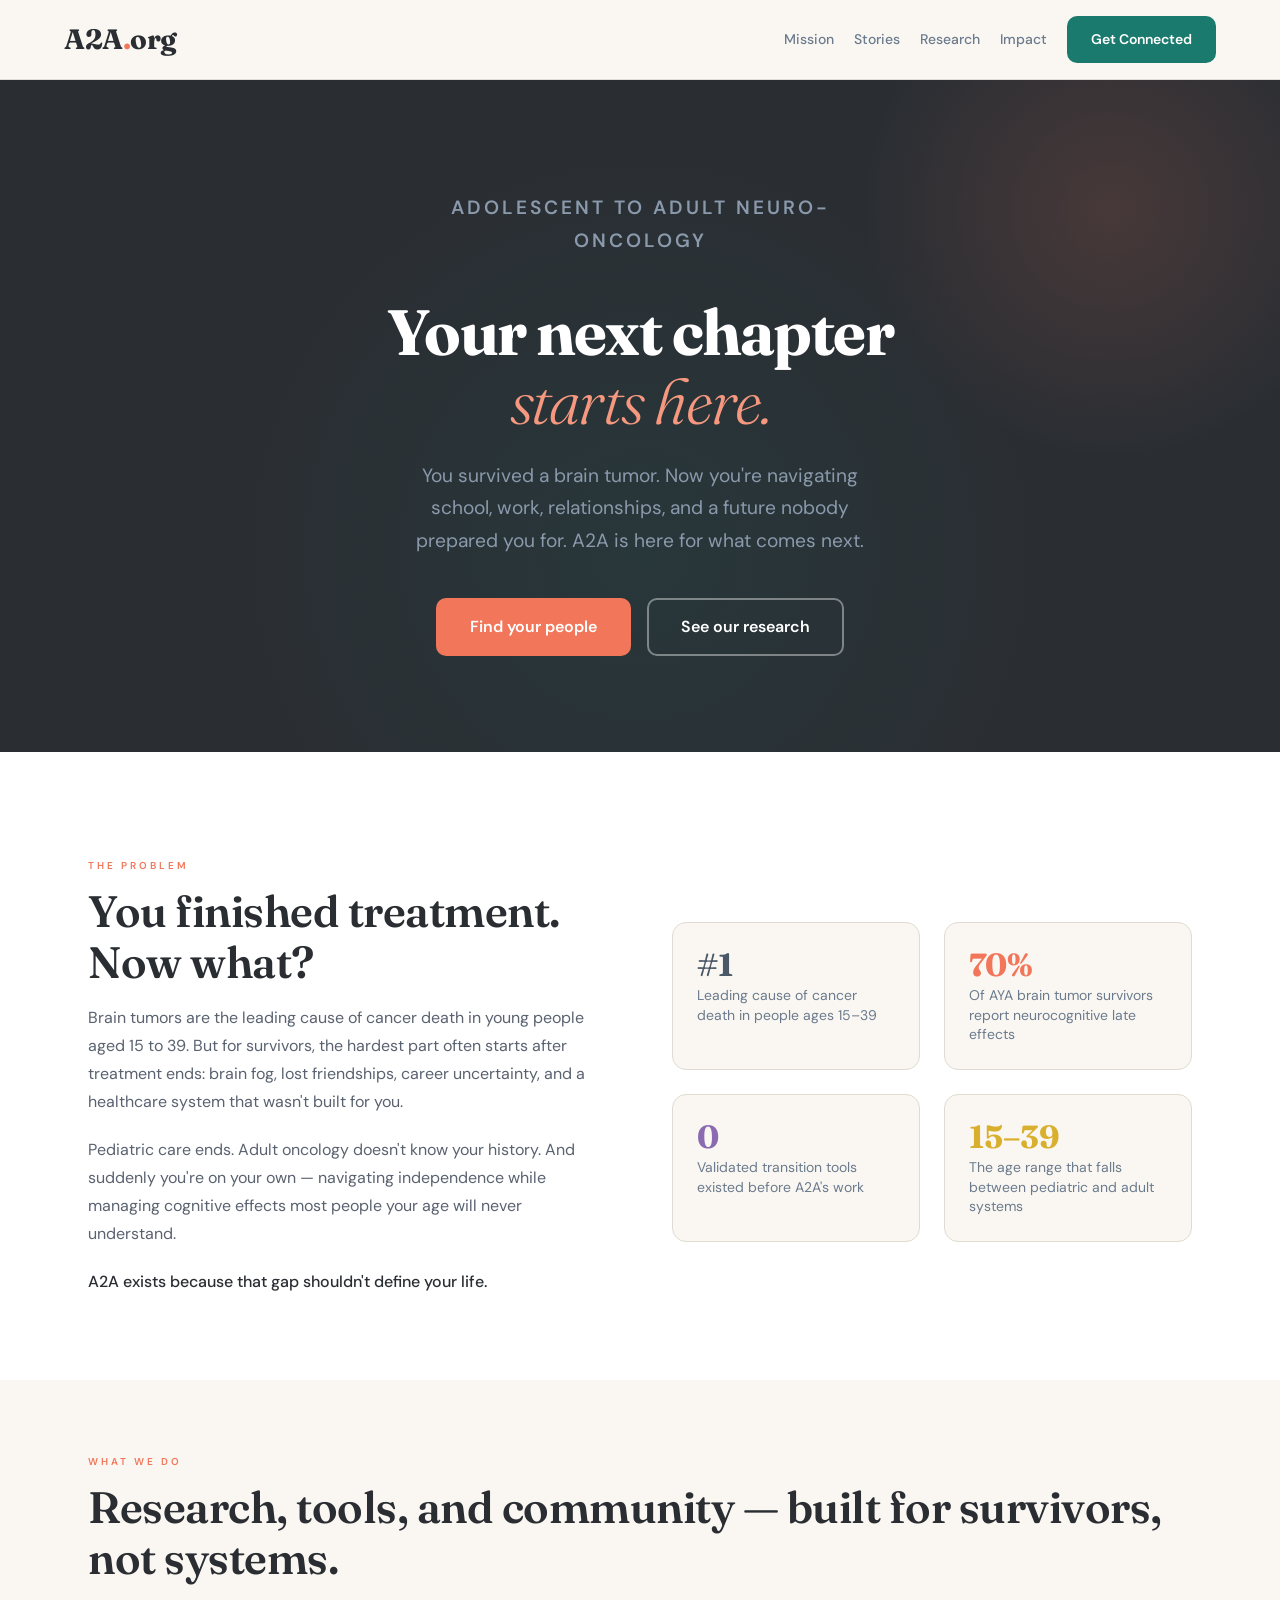
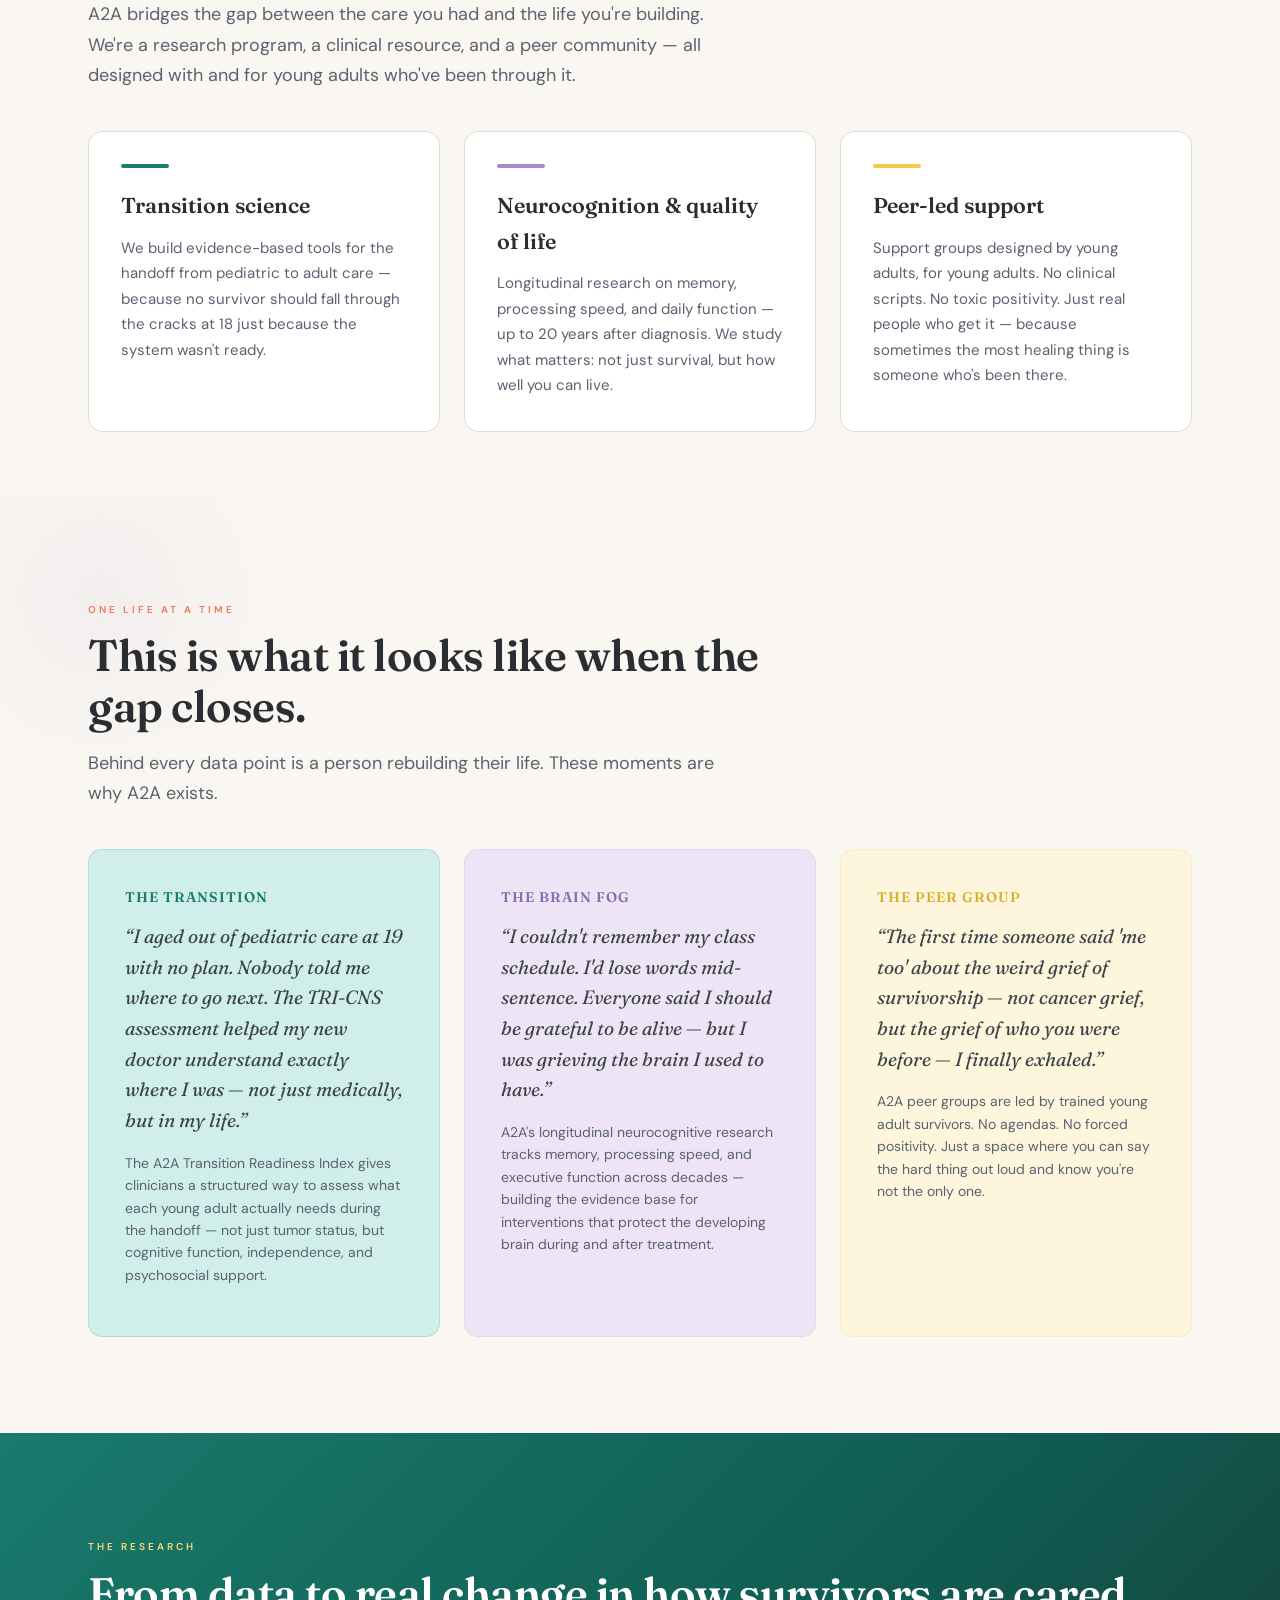
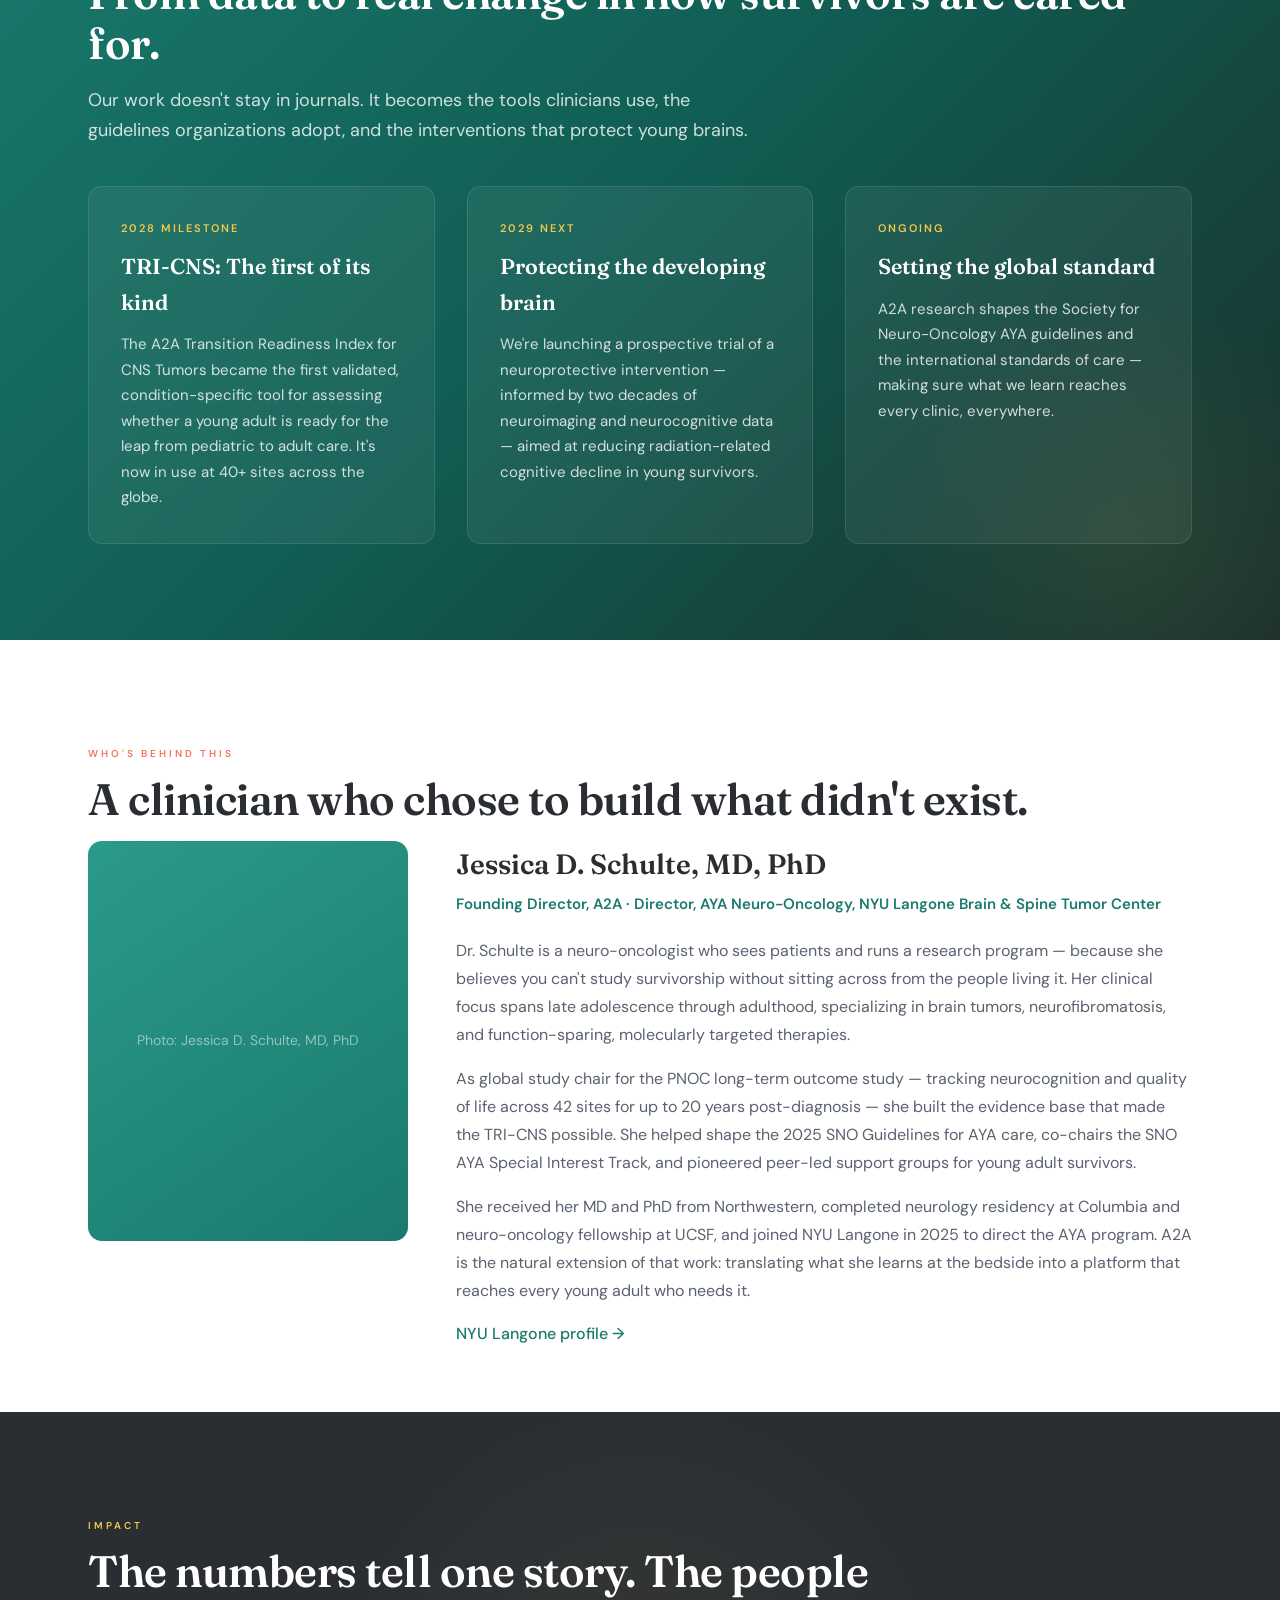
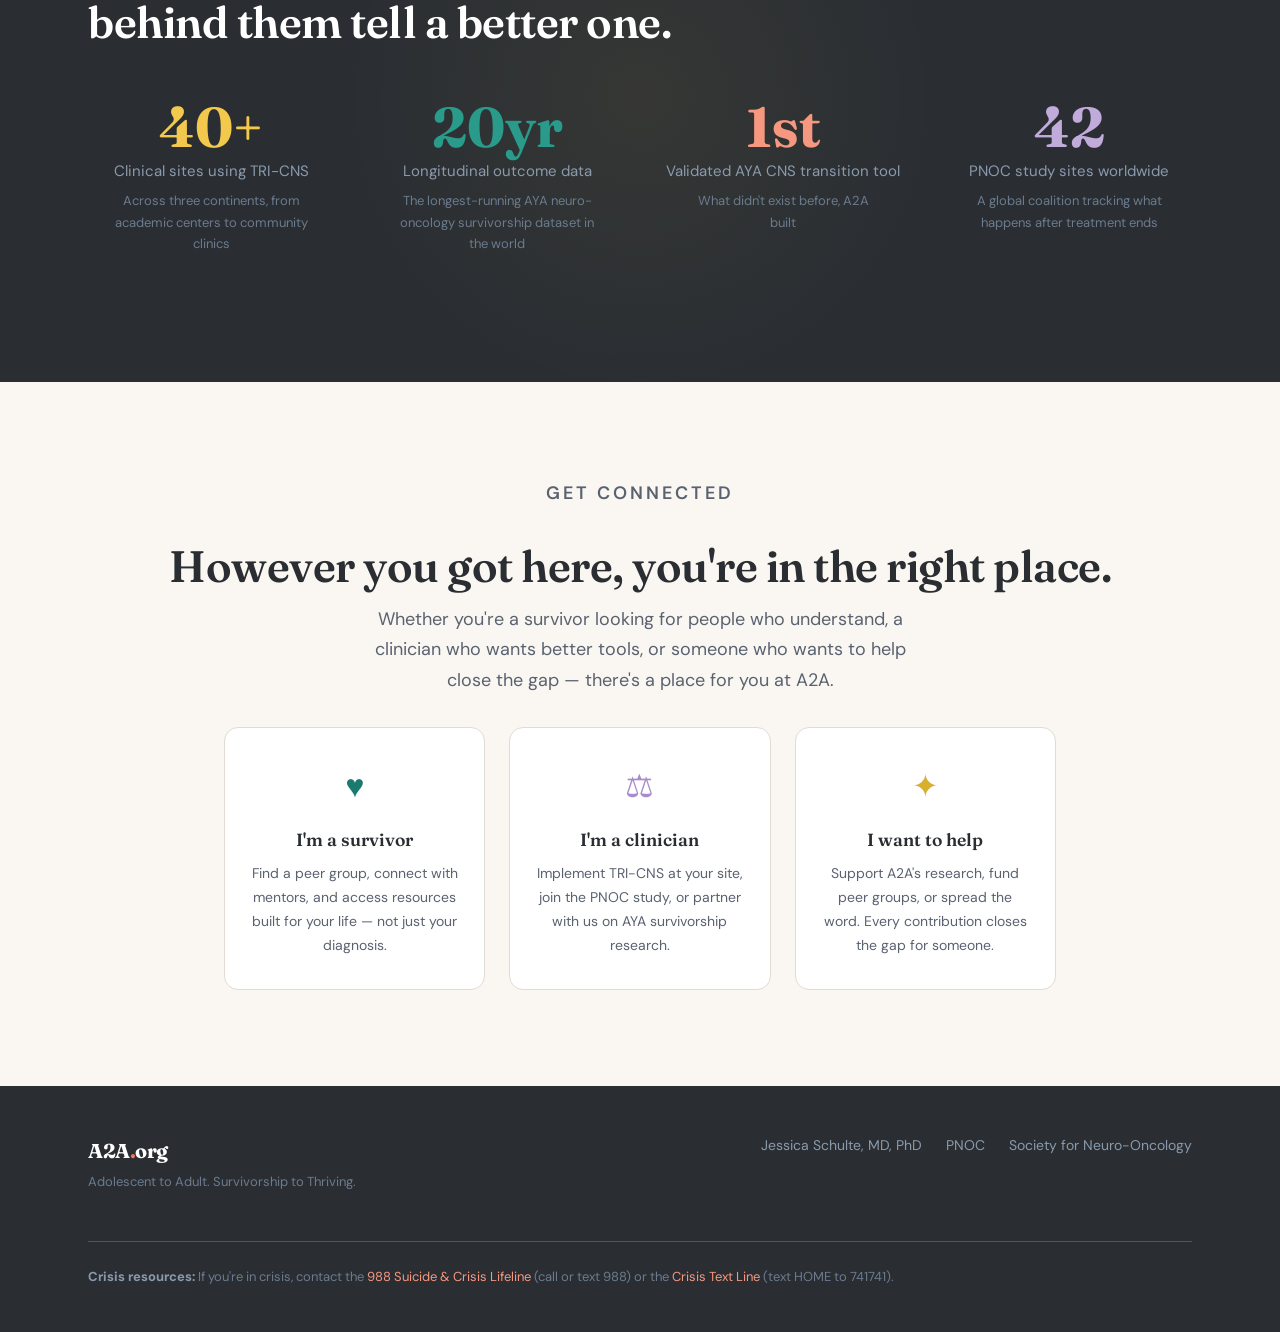
<file: index.html>
<!DOCTYPE html>
<html lang="en">
<head>
  <meta charset="UTF-8" />
  <meta name="viewport" content="width=device-width, initial-scale=1.0" />
  <title>A2A — Adolescent to Adult Neuro-Oncology Research</title>
  <meta name="description" content="A2A.org advances research and survivorship for adolescents and young adults with brain and spinal cord tumors. Founded by Dr. Jessica Schulte, NYU Langone." />
  <link rel="preconnect" href="https://fonts.googleapis.com" />
  <link rel="preconnect" href="https://fonts.gstatic.com" crossorigin />
  <link href="https://fonts.googleapis.com/css2?family=DM+Sans:ital,wght@0,400;0,500;0,600;0,700;1,400&family=Fraunces:ital,opsz,wght@0,9..144,300;0,9..144,400;0,9..144,600;0,9..144,700;1,9..144,400&display=swap" rel="stylesheet" />
  <style>
    /* ═══════════════════════════════════════════════════
       A2A.org — Brand System
       see a2a-brand-guidelines.html for full spec
       ═══════════════════════════════════════════════════ */
    :root {
      --teal: #1A7A6D;
      --teal-dark: #105C52;
      --teal-light: #2A9A8A;
      --teal-bg: #D0EEEA;
      --coral: #F2765A;
      --coral-dark: #D95A3E;
      --coral-light: #F5987F;
      --coral-bg: #FDE8E2;
      --slate: #6B7B8D;
      --slate-light: #8A9AAC;
      --slate-dark: #4A5868;
      --gold: #F2C94C;
      --gold-dark: #D9AF2E;
      --gold-light: #F5D97A;
      --gold-bg: #FDF5DC;
      --lavender: #A78BCA;
      --lavender-dark: #8A6AB0;
      --lavender-light: #C0ABDB;
      --lavender-bg: #EDE5F5;
      --cream: #FAF7F2;
      --cream-dark: #F0EBE2;
      --dark: #2A2E33;
      --dark-soft: #3D434A;
      --mid: #5A6270;
      --light-border: #E0DBD3;
      --white: #FFFFFF;
      --font-display: 'Fraunces', Georgia, serif;
      --font-body: 'DM Sans', -apple-system, sans-serif;
      --radius-sm: 6px;
      --radius-md: 10px;
      --radius-lg: 14px;
      --radius-xl: 24px;
      --space-xs: 4px;
      --space-sm: 8px;
      --space-md: 16px;
      --space-lg: 24px;
      --space-xl: 40px;
      --space-2xl: 64px;
      --space-3xl: 96px;
    }

    *, *::before, *::after { box-sizing: border-box; }
    html { scroll-behavior: smooth; }
    body {
      margin: 0;
      font-family: var(--font-body);
      font-size: 16px;
      line-height: 1.65;
      color: var(--dark);
      background: var(--cream);
      -webkit-font-smoothing: antialiased;
    }

    /* ── Accessibility ── */
    .skip-link {
      position: absolute;
      top: -100px;
      left: var(--space-lg);
      padding: 12px 16px;
      background: var(--dark);
      color: var(--white);
      text-decoration: none;
      border-radius: var(--radius-md);
      z-index: 100;
      transition: top 0.2s;
      font-weight: 600;
    }
    .skip-link:focus { top: var(--space-md); }

    .wrapper { max-width: 72rem; margin: 0 auto; padding: 0 var(--space-lg); }
    .wrapper-narrow { max-width: 52rem; margin: 0 auto; padding: 0 var(--space-lg); }

    /* ── Header ── */
    header {
      position: sticky;
      top: 0;
      z-index: 50;
      background: rgba(250, 247, 242, 0.95);
      backdrop-filter: blur(8px);
      border-bottom: 1px solid var(--light-border);
    }
    .header-inner {
      display: flex;
      align-items: center;
      justify-content: space-between;
      padding: 1rem 0;
      gap: 1rem;
    }
    .logo {
      font-family: var(--font-display);
      font-size: 1.75rem;
      font-weight: 700;
      color: var(--dark);
      text-decoration: none;
      letter-spacing: -0.5px;
    }
    .logo span { color: var(--coral); }
    nav { display: flex; gap: 1.25rem; align-items: center; }
    nav a {
      color: var(--slate);
      text-decoration: none;
      font-weight: 500;
      font-size: 14px;
      transition: color 0.2s;
    }
    nav a:hover { color: var(--teal); }
    nav .btn { font-size: 14px; padding: 10px 22px; }

    /* ── Mobile menu ── */
    .menu-toggle {
      display: none;
      background: none;
      border: none;
      cursor: pointer;
      padding: 8px;
      color: var(--dark);
    }
    .menu-toggle svg { display: block; }

    /* ── Buttons ── */
    .btn {
      display: inline-flex;
      align-items: center;
      padding: 12px 28px;
      border-radius: var(--radius-md);
      font-family: var(--font-body);
      font-size: 15px;
      font-weight: 600;
      text-decoration: none;
      border: 2px solid transparent;
      cursor: pointer;
      transition: all 0.2s ease;
      min-height: 44px;
    }
    .btn-primary { background: var(--teal); color: var(--white); }
    .btn-primary:hover { background: var(--teal-dark); }
    .btn-secondary { background: var(--coral); color: var(--white); }
    .btn-secondary:hover { background: var(--coral-dark); }
    .btn-outline { background: transparent; border-color: var(--teal); color: var(--teal); }
    .btn-outline:hover { background: var(--teal); color: var(--white); }
    .btn-outline-white { background: transparent; border-color: rgba(255,255,255,0.4); color: var(--white); }
    .btn-outline-white:hover { background: rgba(255,255,255,0.12); border-color: var(--white); }
    .btn-gold { background: var(--gold); color: var(--dark); }
    .btn-gold:hover { background: var(--gold-dark); }

    /* ═══════════════════════════════════════════════════
       HERO — Full-impact opening
       ═══════════════════════════════════════════════════ */
    .hero {
      background: var(--dark);
      color: var(--white);
      padding: 7rem 0 6rem;
      text-align: center;
      position: relative;
      overflow: hidden;
    }
    .hero::before {
      content: '';
      position: absolute;
      bottom: -200px; left: 50%;
      transform: translateX(-50%);
      width: 800px; height: 800px;
      border-radius: 50%;
      background: radial-gradient(circle, rgba(26,122,109,0.12) 0%, transparent 70%);
    }
    .hero::after {
      content: '';
      position: absolute;
      top: -120px; right: -80px;
      width: 500px; height: 500px;
      border-radius: 50%;
      background: radial-gradient(circle, rgba(242,118,90,0.15) 0%, transparent 70%);
    }
    .hero .wrapper-narrow { position: relative; z-index: 1; }
    .hero-tag {
      display: inline-block;
      font-size: 11px;
      font-weight: 600;
      text-transform: uppercase;
      letter-spacing: 3px;
      color: var(--coral);
      margin-bottom: 1.5rem;
    }
    .hero h1 {
      font-family: var(--font-display);
      font-size: clamp(2.5rem, 6vw, 4rem);
      font-weight: 700;
      line-height: 1.08;
      margin: 0 0 1.5rem;
      color: var(--white);
      letter-spacing: -1.5px;
    }
    .hero h1 em {
      font-style: italic;
      font-weight: 300;
      color: var(--coral-light);
    }
    .hero p {
      font-size: 1.2rem;
      color: var(--slate-light);
      margin: 0 auto 2.5rem;
      max-width: 36ch;
      line-height: 1.7;
    }
    .hero-ctas {
      display: flex;
      gap: 1rem;
      justify-content: center;
      flex-wrap: wrap;
    }
    .hero .btn { padding: 14px 32px; font-size: 1rem; }

    /* ═══════════════════════════════════════════════════
       SECTION SYSTEM
       ═══════════════════════════════════════════════════ */
    section { padding: var(--space-2xl) 0; }
    section.bg-white { background: var(--white); }
    section.bg-cream { background: var(--cream); }
    .section-label {
      font-size: 10px;
      font-weight: 600;
      text-transform: uppercase;
      letter-spacing: 3px;
      color: var(--coral);
      margin-bottom: 0.75rem;
    }
    .section-title {
      font-family: var(--font-display);
      font-size: clamp(1.75rem, 3.5vw, 2.75rem);
      font-weight: 600;
      margin: 0 0 1rem;
      color: var(--dark);
      letter-spacing: -0.5px;
      line-height: 1.15;
    }
    .section-intro {
      font-size: 1.125rem;
      color: var(--mid);
      max-width: 55ch;
      margin: 0 0 2.5rem;
      line-height: 1.7;
    }

    /* ═══════════════════════════════════════════════════
       THE GAP — Problem statement, human terms
       ═══════════════════════════════════════════════════ */
    .the-gap { background: var(--white); padding: var(--space-3xl) 0 var(--space-2xl); }
    .gap-grid {
      display: grid;
      grid-template-columns: 1fr 1fr;
      gap: var(--space-2xl);
      align-items: center;
    }
    .gap-text .section-title { max-width: 20ch; }
    .gap-text p:not(.section-label) { color: var(--mid); margin-bottom: 1.25rem; line-height: 1.75; }
    .gap-stats {
      display: grid;
      grid-template-columns: 1fr 1fr;
      gap: var(--space-lg);
    }
    .gap-stat {
      padding: var(--space-lg);
      border-radius: var(--radius-lg);
      border: 1px solid var(--light-border);
      background: var(--cream);
    }
    .gap-stat-value {
      font-family: var(--font-display);
      font-size: 2rem;
      font-weight: 700;
      line-height: 1.1;
      margin-bottom: 0.25rem;
    }
    .gap-stat:nth-child(1) .gap-stat-value { color: var(--slate-dark); }
    .gap-stat:nth-child(2) .gap-stat-value { color: var(--coral); }
    .gap-stat:nth-child(3) .gap-stat-value { color: var(--lavender-dark); }
    .gap-stat:nth-child(4) .gap-stat-value { color: var(--gold-dark); }
    .gap-stat-label { font-size: 0.875rem; color: var(--slate); line-height: 1.4; }

    /* ═══════════════════════════════════════════════════
       MISSION — What we do about it
       ═══════════════════════════════════════════════════ */
    .mission-cards {
      display: grid;
      grid-template-columns: repeat(auto-fit, minmax(280px, 1fr));
      gap: var(--space-lg);
      margin-top: 2rem;
    }
    .mission-card {
      padding: 32px;
      background: var(--white);
      border-radius: var(--radius-lg);
      border: 1px solid var(--light-border);
      position: relative;
      transition: transform 0.25s ease, box-shadow 0.25s ease;
    }
    .mission-card:hover {
      transform: translateY(-2px);
      box-shadow: 0 8px 24px rgba(0,0,0,0.06);
    }
    .mission-card-accent {
      width: 48px; height: 4px;
      border-radius: 2px;
      margin-bottom: 1.25rem;
    }
    .mission-card:nth-child(1) .mission-card-accent { background: var(--teal); }
    .mission-card:nth-child(2) .mission-card-accent { background: var(--lavender); }
    .mission-card:nth-child(3) .mission-card-accent { background: var(--gold); }
    .mission-card h3 {
      font-family: var(--font-display);
      font-size: 1.35rem;
      font-weight: 600;
      margin: 0 0 0.75rem;
      color: var(--dark);
    }
    .mission-card p { margin: 0; color: var(--mid); font-size: 15px; line-height: 1.7; }

    /* ═══════════════════════════════════════════════════
       ONE LIFE — Storytelling section
       ═══════════════════════════════════════════════════ */
    .one-life {
      background: var(--cream);
      padding: var(--space-3xl) 0;
      position: relative;
      overflow: hidden;
    }
    .one-life::before {
      content: '';
      position: absolute;
      top: -100px; left: -100px;
      width: 400px; height: 400px;
      border-radius: 50%;
      background: radial-gradient(circle, rgba(167,139,202,0.08) 0%, transparent 70%);
    }
    .one-life .wrapper { position: relative; z-index: 1; }
    .one-life .section-title { max-width: 24ch; }
    .story-grid {
      display: grid;
      grid-template-columns: repeat(auto-fit, minmax(300px, 1fr));
      gap: var(--space-lg);
      margin-top: 2.5rem;
    }
    .story-card {
      padding: 36px;
      border-radius: var(--radius-lg);
      position: relative;
    }
    .story-card:nth-child(1) {
      background: var(--teal-bg);
      border: 1px solid rgba(26,122,109,0.15);
    }
    .story-card:nth-child(2) {
      background: var(--lavender-bg);
      border: 1px solid rgba(167,139,202,0.15);
    }
    .story-card:nth-child(3) {
      background: var(--gold-bg);
      border: 1px solid rgba(242,201,76,0.2);
    }
    .story-card .story-age {
      font-family: var(--font-display);
      font-size: 0.875rem;
      font-weight: 600;
      text-transform: uppercase;
      letter-spacing: 1px;
      margin-bottom: 0.75rem;
    }
    .story-card:nth-child(1) .story-age { color: var(--teal); }
    .story-card:nth-child(2) .story-age { color: var(--lavender-dark); }
    .story-card:nth-child(3) .story-age { color: var(--gold-dark); }
    .story-card blockquote {
      margin: 0;
      font-family: var(--font-display);
      font-size: 1.2rem;
      font-weight: 400;
      font-style: italic;
      line-height: 1.6;
      color: var(--dark-soft);
    }
    .story-card .story-context {
      margin-top: 1rem;
      font-size: 0.875rem;
      color: var(--mid);
      line-height: 1.6;
      font-style: normal;
    }

    /* ═══════════════════════════════════════════════════
       BREAKTHROUGH — Research achievements
       ═══════════════════════════════════════════════════ */
    .breakthrough {
      background: linear-gradient(135deg, var(--teal) 0%, var(--teal-dark) 50%, #1a2f2b 100%);
      color: var(--white);
      padding: var(--space-3xl) 0;
      position: relative;
      overflow: hidden;
    }
    .breakthrough::after {
      content: '';
      position: absolute;
      bottom: -150px; right: -100px;
      width: 500px; height: 500px;
      border-radius: 50%;
      background: radial-gradient(circle, rgba(242,201,76,0.08) 0%, transparent 70%);
    }
    .breakthrough .wrapper { position: relative; z-index: 1; }
    .breakthrough .section-label { color: var(--gold-light); }
    .breakthrough .section-title { color: var(--white); }
    .breakthrough .section-intro { color: rgba(255,255,255,0.8); }
    .breakthrough-grid {
      display: grid;
      grid-template-columns: repeat(auto-fit, minmax(280px, 1fr));
      gap: 2rem;
      margin-top: 2.5rem;
    }
    .breakthrough-item {
      padding: 32px;
      background: rgba(255,255,255,0.06);
      border-radius: var(--radius-lg);
      border: 1px solid rgba(255,255,255,0.1);
    }
    .breakthrough-item .bt-year {
      font-size: 11px;
      font-weight: 600;
      text-transform: uppercase;
      letter-spacing: 2px;
      color: var(--gold);
      margin-bottom: 0.75rem;
    }
    .breakthrough-item h3 {
      font-family: var(--font-display);
      font-size: 1.35rem;
      font-weight: 600;
      margin: 0 0 0.75rem;
      color: var(--white);
    }
    .breakthrough-item p { margin: 0; font-size: 15px; color: rgba(255,255,255,0.8); line-height: 1.7; }

    /* ═══════════════════════════════════════════════════
       LEADERSHIP
       ═══════════════════════════════════════════════════ */
    .leadership-section { padding: var(--space-3xl) 0 var(--space-2xl); }
    .leadership {
      display: grid;
      grid-template-columns: 320px 1fr;
      gap: 3rem;
      align-items: start;
    }
    .leadership-photo {
      aspect-ratio: 4/5;
      background: linear-gradient(145deg, var(--teal-light) 0%, var(--teal) 100%);
      border-radius: var(--radius-lg);
      display: flex;
      align-items: center;
      justify-content: center;
      color: rgba(255,255,255,0.5);
      font-size: 0.875rem;
    }
    .leadership-bio h2 {
      font-family: var(--font-display);
      font-size: 1.75rem;
      font-weight: 600;
      margin: 0 0 0.25rem;
      color: var(--dark);
    }
    .leadership-bio .role {
      font-size: 15px;
      color: var(--teal);
      font-weight: 600;
      margin-bottom: 1.25rem;
    }
    .leadership-bio p { margin: 0 0 1rem; color: var(--mid); line-height: 1.75; }
    .leadership-bio a {
      color: var(--teal);
      font-weight: 500;
      text-decoration: none;
      transition: color 0.2s;
    }
    .leadership-bio a:hover { text-decoration: underline; }

    /* ═══════════════════════════════════════════════════
       IMPACT — Numbers with human context
       ═══════════════════════════════════════════════════ */
    .impact-section {
      background: var(--dark);
      color: var(--white);
      padding: var(--space-3xl) 0;
      position: relative;
      overflow: hidden;
    }
    .impact-section::before {
      content: '';
      position: absolute;
      top: 50%; left: 50%;
      transform: translate(-50%, -50%);
      width: 600px; height: 600px;
      border-radius: 50%;
      background: radial-gradient(circle, rgba(242,201,76,0.06) 0%, transparent 70%);
    }
    .impact-section .wrapper { position: relative; z-index: 1; }
    .impact-section .section-label { color: var(--gold); }
    .impact-section .section-title { color: var(--white); max-width: 28ch; }
    .impact-section .section-intro { color: var(--slate-light); }
    .stats {
      display: grid;
      grid-template-columns: repeat(auto-fit, minmax(200px, 1fr));
      gap: 2.5rem;
      padding: 2rem 0;
    }
    .stat-item { text-align: center; }
    .stat-value {
      font-family: var(--font-display);
      font-size: clamp(2.5rem, 5vw, 3.5rem);
      font-weight: 700;
      line-height: 1.1;
      margin-bottom: 0.25rem;
    }
    .stat-item:nth-child(1) .stat-value { color: var(--gold); }
    .stat-item:nth-child(2) .stat-value { color: var(--teal-light); }
    .stat-item:nth-child(3) .stat-value { color: var(--coral-light); }
    .stat-item:nth-child(4) .stat-value { color: var(--lavender-light); }
    .stat-label { font-size: 0.9375rem; color: var(--slate-light); margin-top: 0.25rem; line-height: 1.4; }
    .stat-context { font-size: 0.8125rem; color: var(--slate); margin-top: 0.5rem; max-width: 22ch; margin-left: auto; margin-right: auto; }

    /* ═══════════════════════════════════════════════════
       CTA — Community-first
       ═══════════════════════════════════════════════════ */
    .cta-section {
      text-align: center;
      padding: var(--space-3xl) 0;
      background: var(--cream);
    }
    .cta-section .section-title { margin-bottom: 0.75rem; }
    .cta-section p { margin: 0 auto 2rem; color: var(--mid); max-width: 48ch; font-size: 1.125rem; line-height: 1.7; }
    .cta-paths {
      display: grid;
      grid-template-columns: repeat(auto-fit, minmax(220px, 1fr));
      gap: var(--space-lg);
      max-width: 52rem;
      margin: 0 auto;
    }
    .cta-path {
      padding: 32px 24px;
      background: var(--white);
      border-radius: var(--radius-lg);
      border: 1px solid var(--light-border);
      text-align: center;
      text-decoration: none;
      color: inherit;
      transition: all 0.25s ease;
    }
    .cta-path:hover {
      transform: translateY(-2px);
      box-shadow: 0 8px 24px rgba(0,0,0,0.06);
      border-color: var(--teal);
    }
    .cta-path-icon {
      font-size: 2rem;
      margin-bottom: 0.75rem;
    }
    .cta-path h3 {
      font-family: var(--font-display);
      font-size: 1.1rem;
      font-weight: 600;
      margin: 0 0 0.5rem;
      color: var(--dark);
    }
    .cta-path p { font-size: 0.875rem; color: var(--mid); margin: 0; }

    /* ═══════════════════════════════════════════════════
       FOOTER
       ═══════════════════════════════════════════════════ */
    footer {
      background: var(--dark);
      color: var(--slate-light);
      padding: 3rem 0 2rem;
      font-size: 14px;
    }
    .footer-inner {
      display: flex;
      flex-wrap: wrap;
      justify-content: space-between;
      align-items: flex-start;
      gap: var(--space-lg);
    }
    .footer-logo {
      font-family: var(--font-display);
      font-size: 1.25rem;
      font-weight: 700;
      color: var(--white);
      text-decoration: none;
      letter-spacing: -0.5px;
    }
    .footer-logo span { color: var(--coral); }
    .footer-tagline { font-size: 13px; color: var(--slate); margin-top: 4px; }
    footer a { color: var(--slate-light); text-decoration: none; transition: color 0.2s; }
    footer a:hover { color: var(--white); }
    .footer-links { display: flex; gap: 1.5rem; flex-wrap: wrap; }
    .footer-crisis {
      width: 100%;
      margin-top: var(--space-lg);
      padding-top: var(--space-lg);
      border-top: 1px solid var(--slate-dark);
      font-size: 13px;
      color: var(--slate);
    }
    .footer-crisis strong { color: var(--slate-light); }
    .footer-crisis a { color: var(--coral-light); }

    /* ═══════════════════════════════════════════════════
       ANIMATIONS — Entrance + reduced-motion
       ═══════════════════════════════════════════════════ */
    .reveal {
      opacity: 0;
      transform: translateY(20px);
      transition: opacity 0.6s ease, transform 0.6s ease;
    }
    .reveal.visible {
      opacity: 1;
      transform: translateY(0);
    }
    @media (prefers-reduced-motion: reduce) {
      .reveal { opacity: 1; transform: none; transition: none; }
      html { scroll-behavior: auto; }
    }

    /* ═══════════════════════════════════════════════════
       RESPONSIVE
       ═══════════════════════════════════════════════════ */
    @media (max-width: 900px) {
      .leadership { grid-template-columns: 1fr; }
      .leadership-photo { max-width: 280px; }
      .gap-grid { grid-template-columns: 1fr; gap: var(--space-xl); }
    }
    @media (max-width: 640px) {
      .hero { padding: 4.5rem 0 4rem; }
      section { padding: 3rem 0; }
      .one-life, .breakthrough, .impact-section, .cta-section, .leadership-section { padding: 3.5rem 0; }
      nav { display: none; }
      nav.open { display: flex; flex-direction: column; position: absolute; top: 100%; left: 0; right: 0; background: var(--cream); padding: 1rem var(--space-lg) 1.5rem; border-bottom: 1px solid var(--light-border); box-shadow: 0 8px 24px rgba(0,0,0,0.08); }
      nav.open a { padding: 0.5rem 0; font-size: 1rem; }
      .menu-toggle { display: block; }
      .gap-stats { grid-template-columns: 1fr; }
      .hero h1 { font-size: 2.25rem; }
    }
  </style>
</head>
<body>
  <a href="#main" class="skip-link">Skip to main content</a>
  <header>
    <div class="wrapper header-inner">
      <a href="/" class="logo">A2A<span>.</span>org</a>
      <button class="menu-toggle" aria-label="Open menu" aria-expanded="false" onclick="this.setAttribute('aria-expanded',this.getAttribute('aria-expanded')==='false'?'true':'false');this.nextElementSibling.classList.toggle('open')">
        <svg width="24" height="24" viewBox="0 0 24 24" fill="none" stroke="currentColor" stroke-width="2" stroke-linecap="round"><line x1="3" y1="6" x2="21" y2="6"/><line x1="3" y1="12" x2="21" y2="12"/><line x1="3" y1="18" x2="21" y2="18"/></svg>
      </button>
      <nav>
        <a href="#mission">Mission</a>
        <a href="#stories">Stories</a>
        <a href="#breakthrough">Research</a>
        <a href="#impact">Impact</a>
        <a href="#connect" class="btn btn-primary">Get Connected</a>
      </nav>
    </div>
  </header>

  <main id="main">

    <!-- ═══════════ HERO ═══════════ -->
    <section class="hero">
      <div class="wrapper-narrow">
        <p class="hero-tag">Adolescent to Adult Neuro-Oncology</p>
        <h1>Your next chapter<br><em>starts here.</em></h1>
        <p>You survived a brain tumor. Now you're navigating school, work, relationships, and a future nobody prepared you for. A2A is here for what comes next.</p>
        <div class="hero-ctas">
          <a href="#connect" class="btn btn-secondary">Find your people</a>
          <a href="#breakthrough" class="btn btn-outline-white">See our research</a>
        </div>
      </div>
    </section>

    <!-- ═══════════ THE GAP — Human problem statement ═══════════ -->
    <section id="the-gap" class="the-gap">
      <div class="wrapper">
        <div class="gap-grid">
          <div class="gap-text reveal">
            <p class="section-label">The problem</p>
            <h2 class="section-title">You finished treatment. Now what?</h2>
            <p>Brain tumors are the leading cause of cancer death in young people aged 15 to 39. But for survivors, the hardest part often starts after treatment ends: brain fog, lost friendships, career uncertainty, and a healthcare system that wasn't built for you.</p>
            <p>Pediatric care ends. Adult oncology doesn't know your history. And suddenly you're on your own — navigating independence while managing cognitive effects most people your age will never understand.</p>
            <p style="color:var(--dark); font-weight:500;">A2A exists because that gap shouldn't define your life.</p>
          </div>
          <div class="gap-stats reveal">
            <div class="gap-stat">
              <div class="gap-stat-value">#1</div>
              <div class="gap-stat-label">Leading cause of cancer death in people ages 15&ndash;39</div>
            </div>
            <div class="gap-stat">
              <div class="gap-stat-value">70%</div>
              <div class="gap-stat-label">Of AYA brain tumor survivors report neurocognitive late effects</div>
            </div>
            <div class="gap-stat">
              <div class="gap-stat-value">0</div>
              <div class="gap-stat-label">Validated transition tools existed before A2A's work</div>
            </div>
            <div class="gap-stat">
              <div class="gap-stat-value">15&ndash;39</div>
              <div class="gap-stat-label">The age range that falls between pediatric and adult systems</div>
            </div>
          </div>
        </div>
      </div>
    </section>

    <!-- ═══════════ MISSION ═══════════ -->
    <section id="mission" class="bg-cream">
      <div class="wrapper">
        <div class="reveal">
          <p class="section-label">What we do</p>
          <h2 class="section-title">Research, tools, and community — built for survivors, not systems.</h2>
          <p class="section-intro">A2A bridges the gap between the care you had and the life you're building. We're a research program, a clinical resource, and a peer community — all designed with and for young adults who've been through it.</p>
        </div>
        <div class="mission-cards">
          <div class="mission-card reveal">
            <div class="mission-card-accent"></div>
            <h3>Transition science</h3>
            <p>We build evidence-based tools for the handoff from pediatric to adult care — because no survivor should fall through the cracks at 18 just because the system wasn't ready.</p>
          </div>
          <div class="mission-card reveal">
            <div class="mission-card-accent"></div>
            <h3>Neurocognition & quality of life</h3>
            <p>Longitudinal research on memory, processing speed, and daily function — up to 20 years after diagnosis. We study what matters: not just survival, but how well you can live.</p>
          </div>
          <div class="mission-card reveal">
            <div class="mission-card-accent"></div>
            <h3>Peer-led support</h3>
            <p>Support groups designed by young adults, for young adults. No clinical scripts. No toxic positivity. Just real people who get it — because sometimes the most healing thing is someone who's been there.</p>
          </div>
        </div>
      </div>
    </section>

    <!-- ═══════════ ONE LIFE AT A TIME — Stories ═══════════ -->
    <section id="stories" class="one-life">
      <div class="wrapper">
        <div class="reveal">
          <p class="section-label">One life at a time</p>
          <h2 class="section-title">This is what it looks like when the gap closes.</h2>
          <p class="section-intro">Behind every data point is a person rebuilding their life. These moments are why A2A exists.</p>
        </div>
        <div class="story-grid">
          <div class="story-card reveal">
            <div class="story-age">The transition</div>
            <blockquote>
              &ldquo;I aged out of pediatric care at 19 with no plan. Nobody told me where to go next. The TRI-CNS assessment helped my new doctor understand exactly where I was — not just medically, but in my life.&rdquo;
            </blockquote>
            <p class="story-context">The A2A Transition Readiness Index gives clinicians a structured way to assess what each young adult actually needs during the handoff — not just tumor status, but cognitive function, independence, and psychosocial support.</p>
          </div>
          <div class="story-card reveal">
            <div class="story-age">The brain fog</div>
            <blockquote>
              &ldquo;I couldn't remember my class schedule. I'd lose words mid-sentence. Everyone said I should be grateful to be alive — but I was grieving the brain I used to have.&rdquo;
            </blockquote>
            <p class="story-context">A2A's longitudinal neurocognitive research tracks memory, processing speed, and executive function across decades — building the evidence base for interventions that protect the developing brain during and after treatment.</p>
          </div>
          <div class="story-card reveal">
            <div class="story-age">The peer group</div>
            <blockquote>
              &ldquo;The first time someone said 'me too' about the weird grief of survivorship — not cancer grief, but the grief of who you were before — I finally exhaled.&rdquo;
            </blockquote>
            <p class="story-context">A2A peer groups are led by trained young adult survivors. No agendas. No forced positivity. Just a space where you can say the hard thing out loud and know you're not the only one.</p>
          </div>
        </div>
      </div>
    </section>

    <!-- ═══════════ BREAKTHROUGH ═══════════ -->
    <section id="breakthrough" class="breakthrough">
      <div class="wrapper">
        <div class="reveal">
          <p class="section-label">The research</p>
          <h2 class="section-title">From data to real change in how survivors are cared for.</h2>
          <p class="section-intro">Our work doesn't stay in journals. It becomes the tools clinicians use, the guidelines organizations adopt, and the interventions that protect young brains.</p>
        </div>
        <div class="breakthrough-grid">
          <div class="breakthrough-item reveal">
            <div class="bt-year">2028 Milestone</div>
            <h3>TRI-CNS: The first of its kind</h3>
            <p>The A2A Transition Readiness Index for CNS Tumors became the first validated, condition-specific tool for assessing whether a young adult is ready for the leap from pediatric to adult care. It's now in use at 40+ sites across the globe.</p>
          </div>
          <div class="breakthrough-item reveal">
            <div class="bt-year">2029 Next</div>
            <h3>Protecting the developing brain</h3>
            <p>We're launching a prospective trial of a neuroprotective intervention — informed by two decades of neuroimaging and neurocognitive data — aimed at reducing radiation-related cognitive decline in young survivors.</p>
          </div>
          <div class="breakthrough-item reveal">
            <div class="bt-year">Ongoing</div>
            <h3>Setting the global standard</h3>
            <p>A2A research shapes the Society for Neuro-Oncology AYA guidelines and the international standards of care — making sure what we learn reaches every clinic, everywhere.</p>
          </div>
        </div>
      </div>
    </section>

    <!-- ═══════════ LEADERSHIP ═══════════ -->
    <section id="leadership" class="bg-white leadership-section">
      <div class="wrapper">
        <div class="reveal">
          <p class="section-label">Who's behind this</p>
          <h2 class="section-title">A clinician who chose to build what didn't exist.</h2>
        </div>
        <div class="leadership reveal">
          <div class="leadership-photo" aria-hidden="true">Photo: Jessica D. Schulte, MD, PhD</div>
          <div class="leadership-bio">
            <h2>Jessica D. Schulte, MD, PhD</h2>
            <p class="role">Founding Director, A2A &middot; Director, AYA Neuro-Oncology, NYU Langone Brain & Spine Tumor Center</p>
            <p>Dr. Schulte is a neuro-oncologist who sees patients and runs a research program — because she believes you can't study survivorship without sitting across from the people living it. Her clinical focus spans late adolescence through adulthood, specializing in brain tumors, neurofibromatosis, and function-sparing, molecularly targeted therapies.</p>
            <p>As global study chair for the PNOC long-term outcome study — tracking neurocognition and quality of life across 42 sites for up to 20 years post-diagnosis — she built the evidence base that made the TRI-CNS possible. She helped shape the 2025 SNO Guidelines for AYA care, co-chairs the SNO AYA Special Interest Track, and pioneered peer-led support groups for young adult survivors.</p>
            <p>She received her MD and PhD from Northwestern, completed neurology residency at Columbia and neuro-oncology fellowship at UCSF, and joined NYU Langone in 2025 to direct the AYA program. A2A is the natural extension of that work: translating what she learns at the bedside into a platform that reaches every young adult who needs it.</p>
            <a href="https://nyulangone.org/doctors/1467870576/jessica-d-schulte" target="_blank" rel="noopener">NYU Langone profile &rarr;</a>
          </div>
        </div>
      </div>
    </section>

    <!-- ═══════════ IMPACT ═══════════ -->
    <section id="impact" class="impact-section">
      <div class="wrapper">
        <div class="reveal">
          <p class="section-label">Impact</p>
          <h2 class="section-title">The numbers tell one story. The people behind them tell a better one.</h2>
        </div>
        <div class="stats reveal">
          <div class="stat-item">
            <div class="stat-value">40+</div>
            <div class="stat-label">Clinical sites using TRI-CNS</div>
            <div class="stat-context">Across three continents, from academic centers to community clinics</div>
          </div>
          <div class="stat-item">
            <div class="stat-value">20yr</div>
            <div class="stat-label">Longitudinal outcome data</div>
            <div class="stat-context">The longest-running AYA neuro-oncology survivorship dataset in the world</div>
          </div>
          <div class="stat-item">
            <div class="stat-value">1st</div>
            <div class="stat-label">Validated AYA CNS transition tool</div>
            <div class="stat-context">What didn't exist before, A2A built</div>
          </div>
          <div class="stat-item">
            <div class="stat-value">42</div>
            <div class="stat-label">PNOC study sites worldwide</div>
            <div class="stat-context">A global coalition tracking what happens after treatment ends</div>
          </div>
        </div>
      </div>
    </section>

    <!-- ═══════════ CTA — Get Connected ═══════════ -->
    <section id="connect" class="cta-section">
      <div class="wrapper">
        <div class="reveal">
          <p class="section-label">Get connected</p>
          <h2 class="section-title">However you got here, you're in the right place.</h2>
          <p>Whether you're a survivor looking for people who understand, a clinician who wants better tools, or someone who wants to help close the gap — there's a place for you at A2A.</p>
        </div>
        <div class="cta-paths reveal">
          <a href="mailto:peers@a2a.org" class="cta-path">
            <div class="cta-path-icon" aria-hidden="true" style="color:var(--teal);">&#9829;</div>
            <h3>I'm a survivor</h3>
            <p>Find a peer group, connect with mentors, and access resources built for your life — not just your diagnosis.</p>
          </a>
          <a href="mailto:research@a2a.org" class="cta-path">
            <div class="cta-path-icon" aria-hidden="true" style="color:var(--lavender);">&#9878;</div>
            <h3>I'm a clinician</h3>
            <p>Implement TRI-CNS at your site, join the PNOC study, or partner with us on AYA survivorship research.</p>
          </a>
          <a href="mailto:info@a2a.org" class="cta-path">
            <div class="cta-path-icon" aria-hidden="true" style="color:var(--gold-dark);">&#10022;</div>
            <h3>I want to help</h3>
            <p>Support A2A's research, fund peer groups, or spread the word. Every contribution closes the gap for someone.</p>
          </a>
        </div>
      </div>
    </section>

  </main>

  <footer>
    <div class="wrapper footer-inner">
      <div>
        <a href="/" class="footer-logo">A2A<span>.</span>org</a>
        <div class="footer-tagline">Adolescent to Adult. Survivorship to Thriving.</div>
      </div>
      <div class="footer-links">
        <a href="https://nyulangone.org/doctors/1467870576/jessica-d-schulte" target="_blank" rel="noopener">Jessica Schulte, MD, PhD</a>
        <a href="https://pnoc.us/" target="_blank" rel="noopener">PNOC</a>
        <a href="https://www.soc-neuro-onc.org/" target="_blank" rel="noopener">Society for Neuro-Oncology</a>
      </div>
      <p class="footer-crisis"><strong>Crisis resources:</strong> If you're in crisis, contact the <a href="https://988lifeline.org/" target="_blank" rel="noopener">988 Suicide &amp; Crisis Lifeline</a> (call or text 988) or the <a href="https://www.crisistextline.org/" target="_blank" rel="noopener">Crisis Text Line</a> (text HOME to 741741).</p>
    </div>
  </footer>

  <!-- Intersection Observer for scroll-triggered animations -->
  <script>
    if (!window.matchMedia('(prefers-reduced-motion: reduce)').matches) {
      const observer = new IntersectionObserver((entries) => {
        entries.forEach(entry => {
          if (entry.isIntersecting) {
            entry.target.classList.add('visible');
            observer.unobserve(entry.target);
          }
        });
      }, { threshold: 0.15, rootMargin: '0px 0px -40px 0px' });
      document.querySelectorAll('.reveal').forEach(el => observer.observe(el));
    } else {
      document.querySelectorAll('.reveal').forEach(el => el.classList.add('visible'));
    }
  </script>
</body>
</html>
</file>
